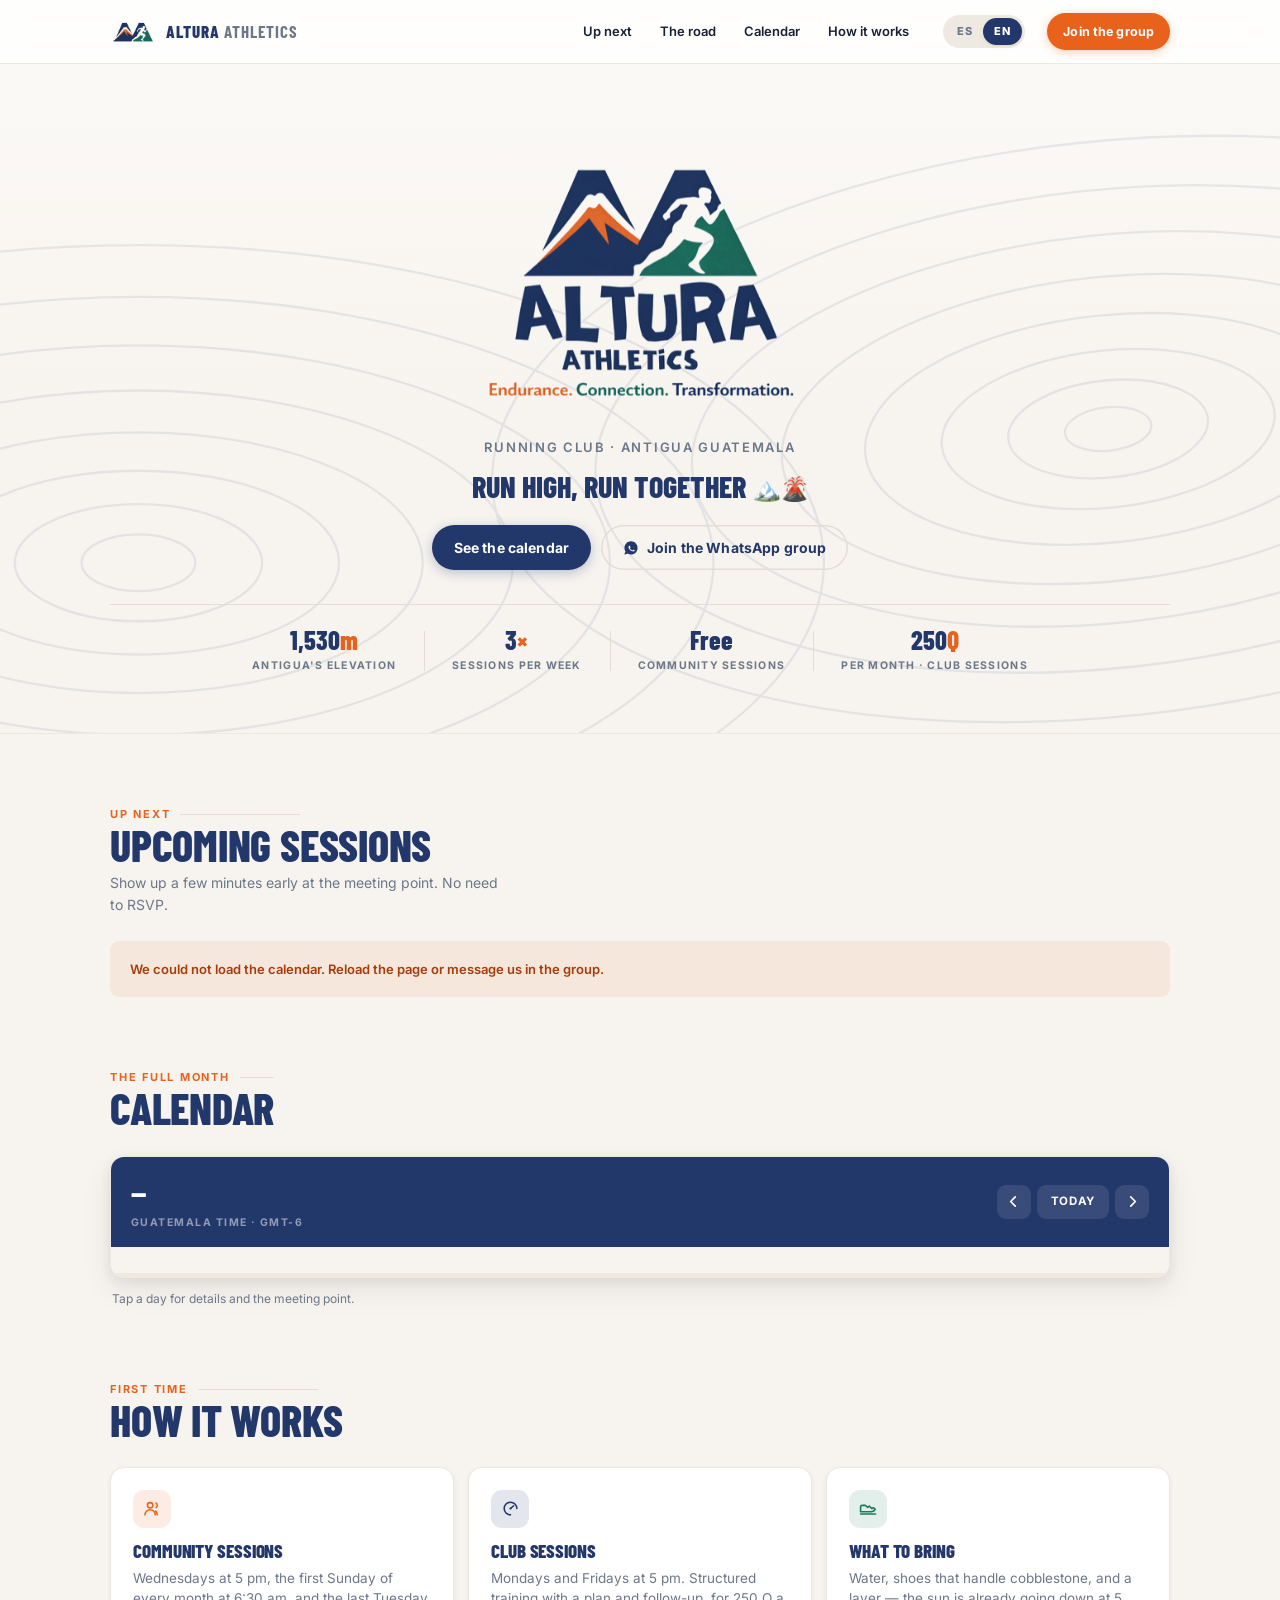
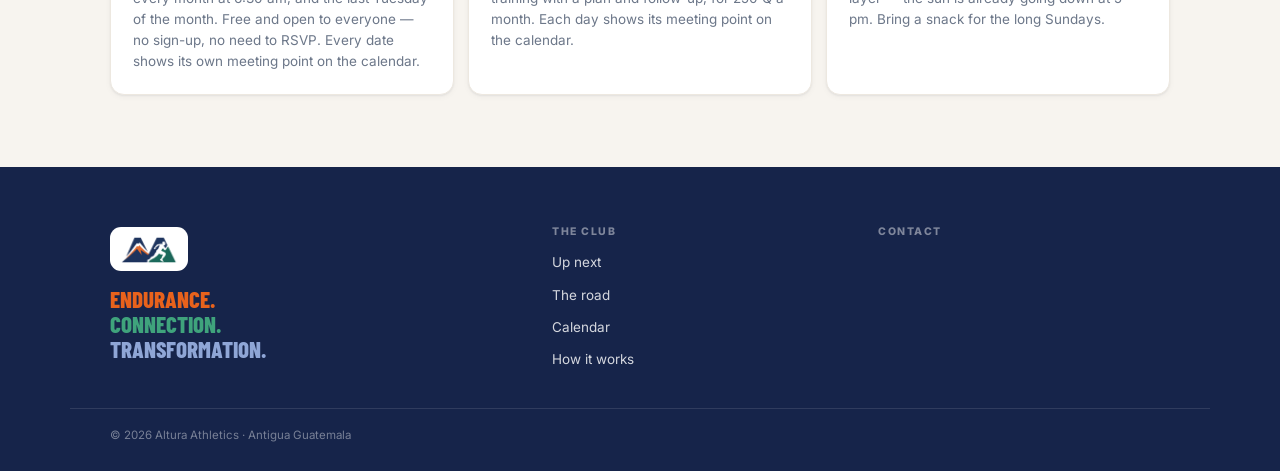
<file: index.html>
<!doctype html>
<!-- ALTURA ATHLETICS — Calendario de entrenamientos -->
<html lang="es">
<head>
<meta charset="utf-8">
<meta name="viewport" content="width=device-width,initial-scale=1">
<title>Altura Athletics · Calendario</title>
<meta name="description" content="Calendario de entrenamientos de Altura Athletics, running club en Antigua Guatemala. Endurance. Connection. Transformation.">
<link rel="preconnect" href="https://fonts.googleapis.com">
<link rel="preconnect" href="https://fonts.gstatic.com" crossorigin>
<link href="https://fonts.googleapis.com/css2?family=Barlow+Condensed:wght@600;700;800&family=Inter:wght@400;500;600;700;800&display=swap" rel="stylesheet">
<link rel="stylesheet" href="assets.css">
<link rel="stylesheet" href="styles.css">
</head>
<body>

<!-- Sprite de iconos -->
<svg width="0" height="0" style="position:absolute" aria-hidden="true"><defs>
  <symbol id="i-clock" viewBox="0 0 24 24" fill="none" stroke="currentColor" stroke-width="2" stroke-linecap="round"><circle cx="12" cy="12" r="9"/><path d="M12 7v5l3.5 2"/></symbol>
  <symbol id="i-pin" viewBox="0 0 24 24" fill="none" stroke="currentColor" stroke-width="2" stroke-linecap="round" stroke-linejoin="round"><path d="M20 10c0 6-8 12-8 12S4 16 4 10a8 8 0 0116 0z"/><circle cx="12" cy="10" r="2.6"/></symbol>
  <symbol id="i-dist" viewBox="0 0 24 24" fill="none" stroke="currentColor" stroke-width="2" stroke-linecap="round" stroke-linejoin="round"><path d="M3 17h4l3.5-9 3 12L17 7l1.6 5H21"/></symbol>
  <symbol id="i-pace" viewBox="0 0 24 24" fill="none" stroke="currentColor" stroke-width="2" stroke-linecap="round" stroke-linejoin="round"><path d="M12 20a8 8 0 118-8"/><path d="M12 12l4-3.5"/><circle cx="12" cy="12" r="1.4" fill="currentColor" stroke="none"/></symbol>
  <symbol id="i-users" viewBox="0 0 24 24" fill="none" stroke="currentColor" stroke-width="2" stroke-linecap="round" stroke-linejoin="round"><circle cx="9" cy="8" r="3.4"/><path d="M2.5 20a6.5 6.5 0 0113 0"/><path d="M16.5 5.2a3.4 3.4 0 010 5.6M18 20a6.6 6.6 0 00-2-4.7"/></symbol>
  <symbol id="i-shoe" viewBox="0 0 24 24" fill="none" stroke="currentColor" stroke-width="2" stroke-linecap="round" stroke-linejoin="round"><path d="M2 16h13.5a5.5 5.5 0 005-3.2L18 11l-2 1-3-3-2 1.5L8 8H4a2 2 0 00-2 2z"/><path d="M2 19h19"/></symbol>
  <symbol id="i-map" viewBox="0 0 24 24" fill="none" stroke="currentColor" stroke-width="2" stroke-linecap="round" stroke-linejoin="round"><path d="M9 4L3 6.5v13L9 17l6 3 6-2.5v-13L15 7z"/><path d="M9 4v13M15 7v13"/></symbol>
  <symbol id="i-cal" viewBox="0 0 24 24" fill="none" stroke="currentColor" stroke-width="2" stroke-linecap="round" stroke-linejoin="round"><rect x="3" y="5" width="18" height="16" rx="2"/><path d="M3 10h18M8 3v4M16 3v4"/></symbol>
  <symbol id="i-tag" viewBox="0 0 24 24" fill="none" stroke="currentColor" stroke-width="2" stroke-linecap="round" stroke-linejoin="round"><path d="M12.6 3H20a1 1 0 011 1v7.4a1 1 0 01-.3.7l-8.6 8.6a1 1 0 01-1.4 0L3.3 13a1 1 0 010-1.4l8.6-8.3a1 1 0 01.7-.3z"/><circle cx="16.6" cy="7.4" r="1.4" fill="currentColor" stroke="none"/></symbol>
  <symbol id="i-wa" viewBox="0 0 24 24" fill="currentColor"><path d="M12.03 2C6.6 2 2.2 6.4 2.2 11.83c0 1.9.55 3.68 1.5 5.19L2 22l5.13-1.65a9.8 9.8 0 004.9 1.3c5.43 0 9.83-4.4 9.83-9.82C21.86 6.4 17.46 2 12.03 2zm5.7 13.9c-.24.67-1.4 1.3-1.94 1.35-.54.05-1.02.16-2.9-.63-2.27-.96-3.7-3.3-3.82-3.45-.12-.16-.9-1.23-.9-2.35s.58-1.66.79-1.89c.2-.23.44-.28.6-.28l.42.01c.14 0 .32-.05.5.38l.72 1.73c.06.14.1.3.01.47l-.28.42-.4.44c-.13.13-.27.27-.12.52.14.25.65 1.08 1.4 1.75.96.86 1.76 1.13 2.01 1.25.25.13.4.11.55-.06l.78-.9c.2-.24.37-.18.6-.1l1.68.8c.24.11.4.17.46.27.06.1.06.6-.18 1.27z"/></symbol>
  <symbol id="i-left" viewBox="0 0 24 24" fill="none" stroke="currentColor" stroke-width="2.4" stroke-linecap="round" stroke-linejoin="round"><path d="M14.5 5.5L8 12l6.5 6.5"/></symbol>
  <symbol id="i-right" viewBox="0 0 24 24" fill="none" stroke="currentColor" stroke-width="2.4" stroke-linecap="round" stroke-linejoin="round"><path d="M9.5 5.5L16 12l-6.5 6.5"/></symbol>
  <symbol id="i-x" viewBox="0 0 24 24" fill="none" stroke="currentColor" stroke-width="2.2" stroke-linecap="round"><path d="M6 6l12 12M18 6L6 18"/></symbol>
</defs></svg>

<!-- ============ NAV ============ -->
<header class="nav">
  <div class="wrap nav-in">
    <a class="brand" href="#top">
      <span class="brand-mark" role="img" aria-label="Altura Athletics"></span>
      <span class="brand-name">Altura <span>Athletics</span></span>
    </a>
    <nav class="nav-links">
      <a href="#proximos" data-i18n="nav.next">Próximos</a>
      <a href="#camino" data-i18n="nav.road">El camino</a>
      <a href="#calendario" data-i18n="nav.cal">Calendario</a>
      <a href="#info" data-i18n="nav.info">Cómo funciona</a>
    </nav>
    <div class="lang" role="group" aria-label="Idioma / Language">
      <button type="button" data-lang="es" aria-pressed="true">ES</button>
      <button type="button" data-lang="en" aria-pressed="false">EN</button>
    </div>
    <a class="nav-cta" href="#" data-join data-i18n="cta.join">Únete al grupo</a>
  </div>
</header>

<!-- ============ HERO ============ -->
<section class="hero" id="top">
  <!-- Curvas de nivel: dos volcanes, guiño a la altura de Antigua -->
  <svg class="topo" viewBox="0 0 1200 600" preserveAspectRatio="xMidYMid slice" aria-hidden="true" fill="none" stroke="currentColor" stroke-width="1.4">
    <g transform="translate(300 330)">
      <ellipse rx="34"  ry="17"/><ellipse rx="74"  ry="35"/><ellipse rx="120" ry="55"/>
      <ellipse rx="170" ry="78"/><ellipse rx="224" ry="103"/><ellipse rx="282" ry="130"/>
      <ellipse rx="344" ry="159"/><ellipse rx="410" ry="190"/>
    </g>
    <g transform="translate(880 250) rotate(-6)">
      <ellipse rx="26"  ry="13"/><ellipse rx="60"  ry="29"/><ellipse rx="100" ry="47"/>
      <ellipse rx="146" ry="68"/><ellipse rx="196" ry="91"/><ellipse rx="250" ry="116"/>
      <ellipse rx="308" ry="143"/><ellipse rx="370" ry="172"/>
    </g>
  </svg>

  <div class="wrap hero-in">
    <div class="hero-logo" role="img" aria-label="Altura Athletics — Endurance. Connection. Transformation."></div>
    <p class="hero-sub" data-i18n="hero.sub">Running club · Antigua Guatemala</p>
    <p class="hero-slogan"><span data-i18n="hero.slogan">Corre alto, corre en comunidad</span> <span class="hero-emoji" aria-hidden="true">🏔️🌋</span></p>

    <div class="hero-actions">
      <a class="btn btn-primary" href="#calendario" data-i18n="hero.cta1">Ver el calendario</a>
      <a class="btn btn-ghost" href="#" data-join>
        <svg width="16" height="16" aria-hidden="true"><use href="#i-wa"/></svg>
        <span data-i18n="hero.cta2">Entrar al grupo de WhatsApp</span>
      </a>
    </div>

    <div class="facts">
      <div class="fact">
        <div class="fact-n">1,530<em>m</em></div>
        <div class="fact-l" data-i18n="fact.alt">Altura de Antigua</div>
      </div>
      <div class="fact">
        <div class="fact-n">3<em>×</em></div>
        <div class="fact-l" data-i18n="fact.week">Entrenos por semana</div>
      </div>
      <div class="fact">
        <div class="fact-n" data-i18n="fact.freeN">Gratis</div>
        <div class="fact-l" data-i18n="fact.free">Los de comunidad</div>
      </div>
      <div class="fact">
        <div class="fact-n">250<em>Q</em></div>
        <div class="fact-l" data-i18n="fact.clubL">Al mes · entrenos del club</div>
      </div>
    </div>
  </div>
</section>

<!-- ============ PRÓXIMOS ============ -->
<section class="section" id="proximos">
  <div class="wrap">
    <div class="section-head">
      <div>
        <div class="kicker" data-i18n="next.kicker">Lo que viene</div>
        <h2 data-i18n="next.title">Próximos entrenamientos</h2>
        <p data-i18n="next.sub">Llega 10 minutos antes al punto de encuentro. No hace falta avisar.</p>
      </div>
    </div>
    <div class="upnext" id="upnext">
      <div class="skel" style="grid-column:1/-1"><div class="spin"></div><span data-i18n="load">Cargando entrenamientos…</span></div>
    </div>
  </div>
</section>

<!-- ============ EL CAMINO ============ -->
<!-- Oculta si no hay carreras en la hoja Carreras: renderRoad() lo decide -->
<section class="section" id="camino" style="padding-top:0" hidden>
  <div class="wrap">
    <div class="section-head">
      <div>
        <div class="kicker" data-i18n="road.kicker">Rumbo a las carreras</div>
        <h2 data-i18n="road.title">El camino</h2>
        <p data-i18n="road.sub">Los próximos seis meses: las carreras objetivo y el bloque de entrenamiento que lleva a cada una.</p>
      </div>
    </div>
    <div class="road-note" id="roadNote" hidden></div>
    <div class="road" id="road"></div>
  </div>
</section>

<!-- ============ CALENDARIO ============ -->
<section class="section" id="calendario" style="padding-top:0">
  <div class="wrap">
    <div class="section-head">
      <div>
        <div class="kicker" data-i18n="cal.kicker">El mes completo</div>
        <h2 data-i18n="cal.title">Calendario</h2>
      </div>
    </div>

    <div class="cal-shell">
      <div class="cal-bar">
        <div class="cal-month">
          <span id="calMonth">—</span>
          <small data-i18n="cal.tz">Hora de Guatemala · GMT-6</small>
        </div>
        <div class="cal-nav">
          <button type="button" id="prevM" aria-label="Mes anterior"><svg width="17" height="17" aria-hidden="true"><use href="#i-left"/></svg></button>
          <button type="button" class="today-btn" id="todayM" data-i18n="cal.today">Hoy</button>
          <button type="button" id="nextM" aria-label="Mes siguiente"><svg width="17" height="17" aria-hidden="true"><use href="#i-right"/></svg></button>
        </div>
      </div>

      <div class="legend" id="legend"></div>
      <div class="dow" id="dow"></div>
      <div class="grid" id="grid"></div>
    </div>
    <div class="cal-foot">
      <p id="calNote" data-i18n="cal.note">Toca un día para ver los detalles y el punto de encuentro.</p>
      <!-- Aparece solo si hay un calendario en la hoja Config -->
      <div id="calSub" hidden></div>
    </div>
  </div>
</section>

<!-- ============ CÓMO FUNCIONA ============ -->
<section class="section" id="info" style="padding-top:0">
  <div class="wrap">
    <div class="section-head">
      <div>
        <div class="kicker" data-i18n="how.kicker">Primera vez</div>
        <h2 data-i18n="how.title">Cómo funciona</h2>
      </div>
    </div>
    <!-- El color de cada card corresponde al tipo de evento en la grilla -->
    <div class="howto">
      <div class="how" style="--tc:var(--orange)">
        <div class="how-ic"><svg aria-hidden="true"><use href="#i-users"/></svg></div>
        <h3 data-i18n="how.1t">Entrenos de comunidad</h3>
        <p data-i18n="how.1p">Miércoles a las 5 pm, el primer domingo de cada mes a las 6:30 am y el último martes del mes. Gratis y abierto a todos: no hay que inscribirse ni avisar. Cada fecha muestra su punto de encuentro en el calendario.</p>
      </div>
      <div class="how" style="--tc:var(--navy)">
        <div class="how-ic"><svg aria-hidden="true"><use href="#i-pace"/></svg></div>
        <h3 data-i18n="how.2t">Entrenos del club</h3>
        <p data-i18n="how.2p">Lunes y viernes a las 5 pm. Entreno estructurado con plan y seguimiento, por 250 Q al mes. El punto de encuentro de cada día está en el calendario.</p>
      </div>
      <div class="how" style="--tc:var(--green)">
        <div class="how-ic"><svg aria-hidden="true"><use href="#i-shoe"/></svg></div>
        <h3 data-i18n="how.3t">Qué llevar</h3>
        <p data-i18n="how.3p">Agua, tenis que aguanten adoquín y algo de abrigo: a las 5 pm ya baja el sol. Para los domingos largos, algo de comer.</p>
      </div>
    </div>
  </div>
</section>

<!-- ============ FOOTER ============ -->
<footer class="foot">
  <div class="wrap foot-in">
    <div class="foot-brand">
      <div class="foot-badge" role="img" aria-label="Altura Athletics"></div>
      <div class="foot-tag"><i>Endurance.</i> <i>Connection.</i> <i>Transformation.</i></div>
    </div>
    <div>
      <h4 data-i18n="foot.club">El club</h4>
      <ul>
        <li><a href="#proximos" data-i18n="nav.next">Próximos</a></li>
        <li><a href="#camino" data-i18n="nav.road">El camino</a></li>
        <li><a href="#calendario" data-i18n="nav.cal">Calendario</a></li>
        <li><a href="#info" data-i18n="nav.info">Cómo funciona</a></li>
      </ul>
    </div>
    <div>
      <h4 data-i18n="foot.contact">Contacto</h4>
      <ul id="footLinks"></ul>
    </div>
  </div>
  <div class="wrap foot-bottom">
    <span>© <span id="yr"></span> Altura Athletics · Antigua Guatemala</span>
    <span id="stamp"></span>
  </div>
</footer>

<!-- ============ PANEL DE DÍA ============ -->
<div class="scrim" id="scrim" role="dialog" aria-modal="true" aria-labelledby="sheetTitle" hidden>
  <div class="sheet" id="sheet">
    <div class="sheet-head">
      <div class="w" id="sheetDow">—</div>
      <div class="d" id="sheetTitle">—</div>
      <button type="button" class="sheet-close" id="sheetClose" aria-label="Cerrar"><svg width="16" height="16" aria-hidden="true"><use href="#i-x"/></svg></button>
    </div>
    <div class="sheet-body" id="sheetBody"></div>
  </div>
</div>

<script src="app.js"></script>
</body>
</html>
</file>
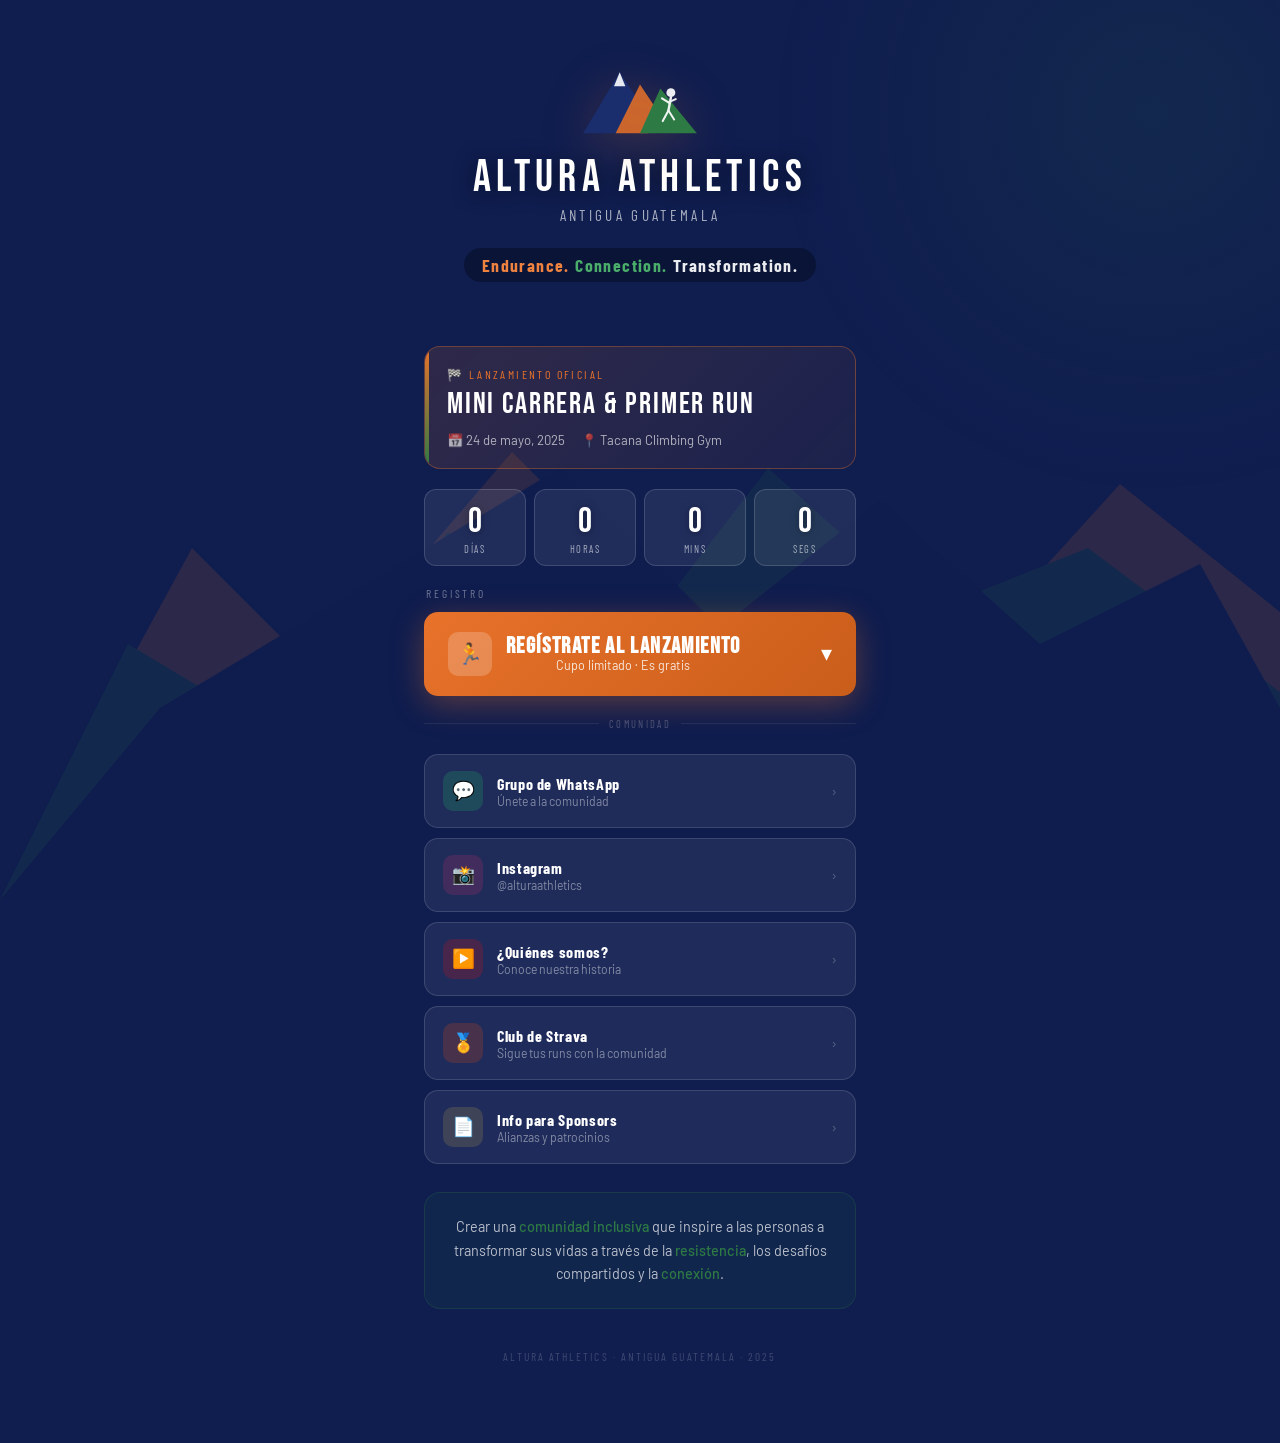
<file: biolink.html>
<!DOCTYPE html>
<html lang="es">
<head>
<meta charset="UTF-8">
<meta name="viewport" content="width=device-width, initial-scale=1.0">
<title>Altura Athletics — Endurance. Connection. Transformation.</title>
<link rel="preconnect" href="https://fonts.googleapis.com">
<link href="https://fonts.googleapis.com/css2?family=Bebas+Neue&family=Barlow+Condensed:wght@400;600;700&family=Barlow:wght@300;400;500&display=swap" rel="stylesheet">
<style>
  :root {
    --navy: #0f1d4f;
    --navy-light: #1a2e6e;
    --orange: #e8722a;
    --green: #2d7a45;
    --cream: #f5f0e8;
    --white: #ffffff;
    --gold: #c9a84c;
  }

  * { margin: 0; padding: 0; box-sizing: border-box; }

  html {
    background: #0f1d4f !important;
  }

  body {
    background: #0f1d4f !important;
    background-color: #0f1d4f !important;
    color: #ffffff;
    font-family: 'Barlow', sans-serif;
    min-height: 100vh;
    overflow-x: hidden;
  }

  /* ─── MOUNTAIN BACKGROUND ─── */
  .mountain-bg {
    position: fixed;
    bottom: 0;
    left: 0;
    width: 100%;
    height: 55vh;
    z-index: 0;
    opacity: 0.13;
    pointer-events: none;
  }

  /* ─── NOISE TEXTURE ─── */
  body::before {
    content: '';
    position: fixed;
    inset: 0;
    background: #0f1d4f;
    z-index: -1;
    pointer-events: none;
  }

  /* ─── GRADIENT MESH ─── */
  body::after {
    content: '';
    position: fixed;
    top: -30%;
    right: -20%;
    width: 60vw;
    height: 60vw;
    border-radius: 50%;
    background: radial-gradient(circle, rgba(46, 122, 69, 0.12) 0%, transparent 70%);
    z-index: 0;
    pointer-events: none;
  }

  /* ─── LAYOUT ─── */
  .container {
    position: relative;
    z-index: 1;
    max-width: 480px;
    margin: 0 auto;
    padding: 0 24px 60px;
  }

  /* ─── HERO ─── */
  .hero {
    text-align: center;
    padding: 52px 0 36px;
    animation: fadeDown 0.8s ease both;
  }

  .logo-wrap {
    display: inline-flex;
    flex-direction: column;
    align-items: center;
    gap: 6px;
  }

  /* SVG logo built from brand colors */
  .logo-svg {
    width: 130px;
    filter: drop-shadow(0 8px 24px rgba(232, 114, 42, 0.25));
  }

  .brand-name {
    font-family: 'Bebas Neue', sans-serif;
    font-size: 2.8rem;
    letter-spacing: 0.12em;
    color: #ffffff;
    line-height: 1;
    text-shadow: 0 2px 20px rgba(0,0,0,0.5);
  }

  .brand-sub {
    font-family: 'Barlow Condensed', sans-serif;
    font-size: 0.95rem;
    letter-spacing: 0.22em;
    color: rgba(255,255,255,0.65);
    text-transform: uppercase;
  }

  .tagline {
    margin-top: 18px;
    font-family: 'Barlow Condensed', sans-serif;
    font-size: 1.1rem;
    font-weight: 700;
    letter-spacing: 0.08em;
    background: rgba(0,0,0,0.3);
    padding: 6px 18px;
    border-radius: 20px;
    display: inline-block;
  }
  .tagline .t1 { color: #f08240; }
  .tagline .t2 { color: #4aad6a; }
  .tagline .t3 { color: rgba(255,255,255,0.92); }

  /* ─── EVENT BADGE ─── */
  .event-card {
    background: linear-gradient(135deg, rgba(232,114,42,0.15), rgba(232,114,42,0.06));
    border: 1px solid rgba(232,114,42,0.35);
    border-radius: 16px;
    padding: 20px 22px;
    margin: 28px 0 10px;
    animation: fadeUp 0.8s 0.15s ease both;
    position: relative;
    overflow: hidden;
  }

  .event-card::before {
    content: '';
    position: absolute;
    top: 0; left: 0;
    width: 4px; height: 100%;
    background: linear-gradient(to bottom, var(--orange), var(--green));
  }

  .event-label {
    font-family: 'Barlow Condensed', sans-serif;
    font-size: 0.75rem;
    letter-spacing: 0.2em;
    color: var(--orange);
    text-transform: uppercase;
    margin-bottom: 6px;
  }

  .event-title {
    font-family: 'Bebas Neue', sans-serif;
    font-size: 1.9rem;
    letter-spacing: 0.06em;
    line-height: 1.1;
    color: var(--white);
  }

  .event-meta {
    display: flex;
    gap: 16px;
    margin-top: 10px;
    flex-wrap: wrap;
  }

  .event-meta span {
    font-family: 'Barlow', sans-serif;
    font-size: 0.82rem;
    color: rgba(255,255,255,0.65);
    display: flex;
    align-items: center;
    gap: 5px;
  }

  /* ─── COUNTDOWN ─── */
  .countdown {
    display: grid;
    grid-template-columns: repeat(4, 1fr);
    gap: 8px;
    margin: 20px 0;
    animation: fadeUp 0.8s 0.25s ease both;
  }

  .cd-item {
    background: rgba(255,255,255,0.08);
    border: 1px solid rgba(255,255,255,0.15);
    border-radius: 12px;
    padding: 14px 6px 10px;
    text-align: center;
  }

  .cd-num {
    font-family: 'Bebas Neue', sans-serif;
    font-size: 2.2rem;
    color: #ffffff;
    line-height: 1;
    display: block;
    text-shadow: 0 1px 8px rgba(0,0,0,0.4);
  }

  .cd-label {
    font-family: 'Barlow Condensed', sans-serif;
    font-size: 0.65rem;
    letter-spacing: 0.15em;
    color: rgba(255,255,255,0.6);
    text-transform: uppercase;
    display: block;
    margin-top: 4px;
  }

  /* ─── REGISTER CTA ─── */
  .register-section {
    animation: fadeUp 0.8s 0.35s ease both;
  }

  .section-header {
    font-family: 'Barlow Condensed', sans-serif;
    font-size: 0.72rem;
    letter-spacing: 0.25em;
    color: rgba(255,255,255,0.4);
    text-transform: uppercase;
    margin-bottom: 12px;
    padding-left: 2px;
  }

  /* Toggle button */
  .cta-toggle {
    width: 100%;
    background: linear-gradient(135deg, var(--orange), #c95d1a);
    border: none;
    border-radius: 14px;
    padding: 20px 24px;
    cursor: pointer;
    display: flex;
    align-items: center;
    justify-content: space-between;
    color: white;
    transition: transform 0.15s, box-shadow 0.15s;
    box-shadow: 0 8px 32px rgba(232,114,42,0.35);
  }

  .cta-toggle:hover { transform: translateY(-2px); box-shadow: 0 12px 40px rgba(232,114,42,0.45); }
  .cta-toggle:active { transform: translateY(0); }

  .cta-toggle-left {
    display: flex;
    align-items: center;
    gap: 14px;
  }

  .cta-icon {
    width: 44px; height: 44px;
    background: rgba(255,255,255,0.2);
    border-radius: 10px;
    display: flex;
    align-items: center;
    justify-content: center;
    font-size: 1.3rem;
  }

  .cta-text strong {
    display: block;
    font-family: 'Bebas Neue', sans-serif;
    font-size: 1.45rem;
    letter-spacing: 0.06em;
    line-height: 1;
  }

  .cta-text small {
    font-family: 'Barlow', sans-serif;
    font-size: 0.78rem;
    opacity: 0.85;
  }

  .cta-arrow {
    font-size: 1.4rem;
    transition: transform 0.3s;
  }

  .cta-arrow.open { transform: rotate(180deg); }

  /* ─── FORM ─── */
  .form-wrap {
    overflow: hidden;
    max-height: 0;
    transition: max-height 0.5s cubic-bezier(0.4,0,0.2,1), opacity 0.3s;
    opacity: 0;
  }

  .form-wrap.open {
    max-height: 900px;
    opacity: 1;
  }

  .register-form {
    background: rgba(255,255,255,0.04);
    border: 1px solid rgba(255,255,255,0.09);
    border-top: none;
    border-radius: 0 0 16px 16px;
    padding: 24px 20px;
    display: flex;
    flex-direction: column;
    gap: 14px;
  }

  .form-row {
    display: flex;
    flex-direction: column;
    gap: 6px;
  }

  .form-row label {
    font-family: 'Barlow Condensed', sans-serif;
    font-size: 0.78rem;
    letter-spacing: 0.12em;
    text-transform: uppercase;
    color: rgba(255,255,255,0.5);
  }

  .form-row input,
  .form-row select {
    background: rgba(255,255,255,0.06);
    border: 1px solid rgba(255,255,255,0.12);
    border-radius: 10px;
    padding: 13px 16px;
    color: var(--white);
    font-family: 'Barlow', sans-serif;
    font-size: 0.95rem;
    outline: none;
    transition: border-color 0.2s, background 0.2s;
    -webkit-appearance: none;
  }

  .form-row input::placeholder { color: rgba(255,255,255,0.25); }
  .form-row select option { background: #1a2e6e; color: white; }

  .form-row input:focus,
  .form-row select:focus {
    border-color: rgba(232,114,42,0.6);
    background: rgba(255,255,255,0.09);
  }

  .form-grid {
    display: grid;
    grid-template-columns: 1fr 1fr;
    gap: 12px;
  }

  .submit-btn {
    width: 100%;
    background: linear-gradient(135deg, var(--green), #1f5a31);
    border: none;
    border-radius: 12px;
    padding: 16px;
    font-family: 'Bebas Neue', sans-serif;
    font-size: 1.3rem;
    letter-spacing: 0.1em;
    color: white;
    cursor: pointer;
    transition: transform 0.15s, box-shadow 0.15s;
    box-shadow: 0 6px 24px rgba(45,122,69,0.4);
    margin-top: 4px;
  }

  .submit-btn:hover { transform: translateY(-2px); box-shadow: 0 10px 30px rgba(45,122,69,0.5); }

  .success-msg {
    display: none;
    text-align: center;
    padding: 28px 20px;
    animation: fadeUp 0.4s ease both;
  }

  .success-msg .check { font-size: 2.5rem; margin-bottom: 12px; }

  .success-msg h3 {
    font-family: 'Bebas Neue', sans-serif;
    font-size: 1.8rem;
    color: var(--green);
    letter-spacing: 0.06em;
  }

  .success-msg p {
    font-size: 0.88rem;
    color: rgba(255,255,255,0.6);
    margin-top: 6px;
  }

  /* ─── LINK BUTTONS ─── */
  .links-section {
    margin-top: 24px;
    display: flex;
    flex-direction: column;
    gap: 10px;
    animation: fadeUp 0.8s 0.45s ease both;
  }

  .link-btn {
    display: flex;
    align-items: center;
    gap: 14px;
    background: rgba(255,255,255,0.07);
    border: 1px solid rgba(255,255,255,0.13);
    border-radius: 14px;
    padding: 16px 18px;
    color: #ffffff;
    text-decoration: none;
    transition: background 0.2s, border-color 0.2s, transform 0.15s;
    cursor: pointer;
  }

  .link-btn:hover {
    background: rgba(255,255,255,0.13);
    border-color: rgba(255,255,255,0.25);
    transform: translateX(4px);
  }

  .link-icon {
    width: 40px; height: 40px;
    border-radius: 10px;
    display: flex;
    align-items: center;
    justify-content: center;
    font-size: 1.15rem;
    flex-shrink: 0;
  }

  .link-icon.wa { background: rgba(37,211,102,0.18); }
  .link-icon.ig { background: rgba(225,48,108,0.18); }
  .link-icon.yt { background: rgba(255,0,0,0.18); }
  .link-icon.st { background: rgba(252,76,2,0.18); }
  .link-icon.sp { background: rgba(201,168,76,0.18); }

  .link-info {
    flex: 1;
  }

  .link-title {
    font-family: 'Barlow Condensed', sans-serif;
    font-weight: 700;
    font-size: 1rem;
    letter-spacing: 0.04em;
  }

  .link-sub {
    font-size: 0.76rem;
    color: rgba(255,255,255,0.45);
    margin-top: 1px;
  }

  .link-arrow {
    color: rgba(255,255,255,0.25);
    font-size: 1rem;
  }

  /* ─── PURPOSE STRIP ─── */
  .purpose-strip {
    margin: 28px 0 0;
    background: rgba(45,122,69,0.1);
    border: 1px solid rgba(45,122,69,0.25);
    border-radius: 16px;
    padding: 22px 20px;
    animation: fadeUp 0.8s 0.55s ease both;
  }

  .purpose-strip p {
    font-family: 'Barlow', sans-serif;
    font-size: 0.9rem;
    line-height: 1.65;
    color: rgba(255,255,255,0.7);
    text-align: center;
  }

  .purpose-strip p strong {
    color: var(--green);
    font-weight: 500;
  }

  /* ─── FOOTER ─── */
  .footer {
    text-align: center;
    margin-top: 40px;
    padding-bottom: 20px;
    animation: fadeUp 0.8s 0.6s ease both;
  }

  .footer p {
    font-family: 'Barlow Condensed', sans-serif;
    font-size: 0.72rem;
    letter-spacing: 0.18em;
    color: rgba(255,255,255,0.2);
    text-transform: uppercase;
  }

  /* ─── ANIMATIONS ─── */
  @keyframes fadeDown {
    from { opacity: 0; transform: translateY(-20px); }
    to   { opacity: 1; transform: translateY(0); }
  }

  @keyframes fadeUp {
    from { opacity: 0; transform: translateY(18px); }
    to   { opacity: 1; transform: translateY(0); }
  }

  /* ─── DIVIDER ─── */
  .divider {
    display: flex;
    align-items: center;
    gap: 10px;
    margin: 22px 0 0;
  }

  .divider::before, .divider::after {
    content: '';
    flex: 1;
    height: 1px;
    background: rgba(255,255,255,0.08);
  }

  .divider span {
    font-family: 'Barlow Condensed', sans-serif;
    font-size: 0.65rem;
    letter-spacing: 0.22em;
    color: rgba(255,255,255,0.25);
    text-transform: uppercase;
  }
</style>
</head>
<body>

<!-- Mountain SVG background -->
<svg class="mountain-bg" viewBox="0 0 800 300" preserveAspectRatio="xMidYMax meet" fill="none" xmlns="http://www.w3.org/2000/svg">
  <path d="M0 300 L120 80 L200 160 L320 20 L420 120 L500 60 L600 150 L700 40 L800 120 L800 300 Z" fill="#e8722a"/>
  <path d="M0 300 L80 140 L180 200 L280 70 L380 160 L480 30 L580 120 L680 80 L800 170 L800 300 Z" fill="#2d7a45"/>
  <path d="M0 300 L100 180 L200 120 L350 30 L450 130 L550 50 L650 140 L750 90 L800 180 L800 300 Z" fill="#0f1d4f"/>
</svg>

<div class="container">

  <!-- HERO -->
  <div class="hero">
    <div class="logo-wrap">
      <!-- Logo SVG recreated from brand -->
      <svg class="logo-svg" viewBox="0 0 160 120" xmlns="http://www.w3.org/2000/svg">
        <!-- Mountain left (navy) -->
        <polygon points="10,100 55,25 75,55 50,100" fill="#1a2e6e"/>
        <!-- Mountain left peak snow -->
        <polygon points="55,25 48,42 62,42" fill="white" opacity="0.9"/>
        <!-- Mountain right (orange) -->
        <polygon points="50,100 80,40 100,70 90,100" fill="#e8722a" opacity="0.85"/>
        <!-- Mountain right (green) -->
        <polygon points="80,100 105,45 150,100" fill="#2d7a45"/>
        <!-- Runner silhouette -->
        <g fill="white" opacity="0.92">
          <!-- Head -->
          <circle cx="118" cy="50" r="5.5"/>
          <!-- Body -->
          <line x1="118" y1="56" x2="115" y2="72" stroke="white" stroke-width="3" stroke-linecap="round"/>
          <!-- Arms -->
          <line x1="115" y1="62" x2="107" y2="57" stroke="white" stroke-width="2.5" stroke-linecap="round"/>
          <line x1="115" y1="62" x2="124" y2="58" stroke="white" stroke-width="2.5" stroke-linecap="round"/>
          <!-- Legs -->
          <line x1="115" y1="72" x2="108" y2="85" stroke="white" stroke-width="2.5" stroke-linecap="round"/>
          <line x1="115" y1="72" x2="122" y2="83" stroke="white" stroke-width="2.5" stroke-linecap="round"/>
        </g>
      </svg>

      <div class="brand-name">ALTURA ATHLETICS</div>
      <div class="brand-sub">Antigua Guatemala</div>

      <div class="tagline">
        <span class="t1">Endurance.</span>
        <span class="t2"> Connection.</span>
        <span class="t3"> Transformation.</span>
      </div>
    </div>
  </div>

  <!-- EVENT CARD -->
  <div class="event-card">
    <div class="event-label">🏁 Lanzamiento oficial</div>
    <div class="event-title">Mini Carrera &amp; Primer Run</div>
    <div class="event-meta">
      <span>📅 24 de mayo, 2025</span>
      <span>📍 Tacana Climbing Gym</span>
    </div>
  </div>

  <!-- COUNTDOWN -->
  <div class="countdown" id="countdown">
    <div class="cd-item"><span class="cd-num" id="cd-days">—</span><span class="cd-label">Días</span></div>
    <div class="cd-item"><span class="cd-num" id="cd-hours">—</span><span class="cd-label">Horas</span></div>
    <div class="cd-item"><span class="cd-num" id="cd-mins">—</span><span class="cd-label">Mins</span></div>
    <div class="cd-item"><span class="cd-num" id="cd-secs">—</span><span class="cd-label">Segs</span></div>
  </div>

  <!-- REGISTER SECTION -->
  <div class="register-section">
    <div class="section-header">Registro</div>

    <button class="cta-toggle" id="toggleBtn" onclick="toggleForm()">
      <div class="cta-toggle-left">
        <div class="cta-icon">🏃</div>
        <div class="cta-text">
          <strong>Regístrate al Lanzamiento</strong>
          <small>Cupo limitado · Es gratis</small>
        </div>
      </div>
      <div class="cta-arrow" id="cta-arrow">▾</div>
    </button>

    <div class="form-wrap" id="formWrap">
      <div class="register-form" id="formContent">

        <div class="form-row">
          <label>Nombre completo</label>
          <input type="text" id="f-name" placeholder="Tu nombre">
        </div>

        <div class="form-grid">
          <div class="form-row">
            <label>Email</label>
            <input type="email" id="f-email" placeholder="tu@email.com">
          </div>
          <div class="form-row">
            <label>Teléfono / WhatsApp</label>
            <input type="tel" id="f-phone" placeholder="+502...">
          </div>
        </div>

        <div class="form-row">
          <label>¿Corres actualmente?</label>
          <select id="f-runs">
            <option value="">Selecciona...</option>
            <option>Sí, regularmente</option>
            <option>Ocasionalmente</option>
            <option>Estoy empezando</option>
            <option>No, pero quiero empezar</option>
          </select>
        </div>

        <div class="form-row">
          <label>¿Cómo te enteraste de Altura?</label>
          <select id="f-source">
            <option value="">Selecciona...</option>
            <option>Instagram</option>
            <option>Un amigo / conocido</option>
            <option>WhatsApp</option>
            <option>Banner / flyer</option>
            <option>Otro</option>
          </select>
        </div>

        <button class="submit-btn" onclick="submitForm()">CONFIRMAR MI LUGAR 🏔</button>

      </div>

      <div class="success-msg" id="successMsg">
        <div class="check">✅</div>
        <h3>¡Estás dentro!</h3>
        <p>Nos vemos el 24 de mayo en<br>Tacana Climbing Gym, Antigua.</p>
        <p style="margin-top:10px; color: rgba(255,255,255,0.4);">Comparte con quien quieras unirse 👇</p>
      </div>
    </div>
  </div>

  <!-- LINKS -->
  <div class="divider"><span>Comunidad</span></div>

  <div class="links-section">

    <a class="link-btn" href="#" onclick="return false;">
      <div class="link-icon wa">💬</div>
      <div class="link-info">
        <div class="link-title">Grupo de WhatsApp</div>
        <div class="link-sub">Únete a la comunidad</div>
      </div>
      <div class="link-arrow">›</div>
    </a>

    <a class="link-btn" href="#" onclick="return false;">
      <div class="link-icon ig">📸</div>
      <div class="link-info">
        <div class="link-title">Instagram</div>
        <div class="link-sub">@alturaathletics</div>
      </div>
      <div class="link-arrow">›</div>
    </a>

    <a class="link-btn" href="#" onclick="return false;">
      <div class="link-icon yt">▶️</div>
      <div class="link-info">
        <div class="link-title">¿Quiénes somos?</div>
        <div class="link-sub">Conoce nuestra historia</div>
      </div>
      <div class="link-arrow">›</div>
    </a>

    <a class="link-btn" href="#" onclick="return false;">
      <div class="link-icon st">🏅</div>
      <div class="link-info">
        <div class="link-title">Club de Strava</div>
        <div class="link-sub">Sigue tus runs con la comunidad</div>
      </div>
      <div class="link-arrow">›</div>
    </a>

    <a class="link-btn" href="#" onclick="return false;">
      <div class="link-icon sp">📄</div>
      <div class="link-info">
        <div class="link-title">Info para Sponsors</div>
        <div class="link-sub">Alianzas y patrocinios</div>
      </div>
      <div class="link-arrow">›</div>
    </a>

  </div>

  <!-- PURPOSE STRIP -->
  <div class="purpose-strip">
    <p>
      Crear una <strong>comunidad inclusiva</strong> que inspire a las personas a transformar sus vidas a través de la <strong>resistencia</strong>, los desafíos compartidos y la <strong>conexión</strong>.
    </p>
  </div>

  <!-- FOOTER -->
  <div class="footer">
    <p>Altura Athletics · Antigua Guatemala · 2025</p>
  </div>

</div>

<script>
  // ─── COUNTDOWN ───
  function updateCountdown() {
    const target = new Date('2025-05-24T08:00:00-06:00');
    const now = new Date();
    const diff = target - now;

    if (diff <= 0) {
      document.getElementById('cd-days').textContent = '0';
      document.getElementById('cd-hours').textContent = '0';
      document.getElementById('cd-mins').textContent = '0';
      document.getElementById('cd-secs').textContent = '0';
      return;
    }

    const days  = Math.floor(diff / 86400000);
    const hours = Math.floor((diff % 86400000) / 3600000);
    const mins  = Math.floor((diff % 3600000) / 60000);
    const secs  = Math.floor((diff % 60000) / 1000);

    document.getElementById('cd-days').textContent  = String(days).padStart(2,'0');
    document.getElementById('cd-hours').textContent = String(hours).padStart(2,'0');
    document.getElementById('cd-mins').textContent  = String(mins).padStart(2,'0');
    document.getElementById('cd-secs').textContent  = String(secs).padStart(2,'0');
  }

  updateCountdown();
  setInterval(updateCountdown, 1000);

  // ─── FORM TOGGLE ───
  function toggleForm() {
    const wrap  = document.getElementById('formWrap');
    const arrow = document.getElementById('cta-arrow');
    const btn   = document.getElementById('toggleBtn');
    const open  = wrap.classList.toggle('open');
    arrow.classList.toggle('open', open);
    btn.style.borderRadius = open ? '14px 14px 0 0' : '14px';
  }

  // ─── SUBMIT ───
  function submitForm() {
    const name   = document.getElementById('f-name').value.trim();
    const email  = document.getElementById('f-email').value.trim();
    const phone  = document.getElementById('f-phone').value.trim();
    const runs   = document.getElementById('f-runs').value;
    const source = document.getElementById('f-source').value;

    if (!name || !email) {
      alert('Por favor ingresa tu nombre y correo para continuar.');
      return;
    }

    // Log to console (replace with your backend/Sheets/Mailchimp endpoint)
    console.log({ name, email, phone, runs, source });

    document.getElementById('formContent').style.display = 'none';
    document.getElementById('successMsg').style.display = 'block';
  }
</script>

</body>
</html>
</file>
<file: assets.css>
/* Logos de Altura Athletics (de Assets.html) */
:root{
  --logo-lockup:url("[data-uri]");
  --logo-mark:url("[data-uri]");
}
</file>
<file: styles.css>
/* ============================================================
   ALTURA ATHLETICS — Calendario
   Sistema de diseño
   ============================================================ */

:root{
  /* Marca (extraídos del logo) */
  --navy:#22376A;
  --navy-900:#16244A;
  --navy-700:#2C4581;
  --orange:#E8621C;
  --green:#1B7B5C;

  /* Tipos de entrenamiento adicionales */
  --amber:#C0871C;
  --slate:#5D6E8C;

  /* Fases de bloque: rampa de intensidad, NO colores de tipo.
     Base claro -> afinamiento oscuro; recuperación se sale de la rampa. */
  --fase-base:#9FB0D0;
  --fase-build:#5A73A8;
  --fase-peak:#22376A;
  --fase-rec:#AFB5C2;

  /* Neutros */
  --bone:#F7F4EF;
  --bone-2:#EFEAE1;
  --paper:#FFFFFF;
  --ink:#182036;
  --muted:#6C7789;
  --line:#E3DDD3;
  --line-soft:#EDE8E0;

  /* Tipografía */
  --display:'Barlow Condensed',"Helvetica Neue",Impact,sans-serif;
  --body:'Inter',-apple-system,BlinkMacSystemFont,"Segoe UI",Roboto,sans-serif;

  /* Métrica */
  --pad:clamp(20px,5vw,40px);
  --radius:14px;
  --radius-sm:9px;
  --shadow-sm:0 1px 2px rgba(24,32,54,.06),0 2px 6px rgba(24,32,54,.04);
  --shadow-md:0 4px 12px rgba(24,32,54,.08),0 12px 32px rgba(24,32,54,.07);
  --shadow-lg:0 18px 60px rgba(22,36,74,.22);
  --nav-h:64px;
}

*,*::before,*::after{box-sizing:border-box}
html{-webkit-text-size-adjust:100%;scroll-behavior:smooth}
body{
  margin:0;
  background:var(--bone);
  color:var(--ink);
  font-family:var(--body);
  font-size:15px;
  line-height:1.55;
  -webkit-font-smoothing:antialiased;
  overflow-x:hidden;
}
img{max-width:100%;display:block}
a{color:inherit;text-decoration:none}
button{font:inherit;color:inherit;background:none;border:0;cursor:pointer}
h1,h2,h3,h4{
  margin:0;font-family:var(--display);font-weight:800;
  line-height:.98;letter-spacing:-.005em;
  text-wrap:balance;
}

.wrap{width:100%;max-width:1140px;margin:0 auto;padding:0 var(--pad)}
.sr{position:absolute;width:1px;height:1px;overflow:hidden;clip:rect(0 0 0 0);white-space:nowrap}

/* Etiqueta de sección: kicker */
.kicker{
  font-family:var(--body);
  font-size:11px;font-weight:700;
  letter-spacing:.16em;text-transform:uppercase;
  color:var(--orange);
  display:flex;align-items:center;gap:10px;
}
.kicker::after{content:"";height:1px;flex:1;background:var(--line);max-width:120px}

/* ============================================================
   NAV
   ============================================================ */
.nav{
  position:sticky;top:0;z-index:60;
  height:var(--nav-h);
  background:rgba(255,255,255,.86);
  backdrop-filter:saturate(180%) blur(14px);
  -webkit-backdrop-filter:saturate(180%) blur(14px);
  border-bottom:1px solid var(--line-soft);
}
.nav-in{
  height:100%;display:flex;align-items:center;gap:22px;
}
.brand{display:flex;align-items:center;gap:10px;margin-right:auto;min-width:0}
.brand-mark{
  width:46px;height:22px;flex:none;
  background:var(--logo-mark) center/contain no-repeat;
}
.brand-name{
  font-family:var(--display);font-weight:800;font-size:17px;
  letter-spacing:.06em;text-transform:uppercase;color:var(--navy);
  white-space:nowrap;
}
.brand-name span{color:var(--muted);font-weight:700}

.nav-links{display:flex;align-items:center;gap:4px}
.nav-links a{
  padding:7px 12px;border-radius:8px;
  font-size:13px;font-weight:600;color:var(--ink);
  transition:background .15s,color .15s;
}
.nav-links a:hover{background:var(--bone-2);color:var(--navy)}

/* Toggle de idioma */
.lang{
  display:flex;align-items:center;
  background:var(--bone-2);border-radius:999px;padding:3px;flex:none;
}
.lang button{
  padding:5px 11px;border-radius:999px;
  font-size:11px;font-weight:800;letter-spacing:.08em;
  color:var(--muted);transition:all .18s;
}
.lang button[aria-pressed="true"]{background:var(--navy);color:#fff;box-shadow:var(--shadow-sm)}

.nav-cta{
  padding:9px 16px;border-radius:999px;
  background:var(--orange);color:#fff!important;
  font-size:12.5px;font-weight:700;letter-spacing:.01em;
  box-shadow:0 2px 8px rgba(232,98,28,.32);
  transition:transform .16s,box-shadow .16s;
  white-space:nowrap;
}
.nav-cta:hover{transform:translateY(-1px);box-shadow:0 5px 16px rgba(232,98,28,.4)}

/* ============================================================
   HERO
   ============================================================ */
.hero{
  position:relative;overflow:hidden;
  padding:clamp(44px,7vw,80px) 0 clamp(36px,5vw,56px);
  background:linear-gradient(180deg,#FBF9F6 0%,var(--bone) 55%,var(--bone) 100%);
  border-bottom:1px solid var(--line-soft);
  text-align:center;
}
.topo{
  position:absolute;inset:-8% -5% auto -5%;
  height:150%;width:110%;
  color:var(--navy);opacity:.085;
  pointer-events:none;
}
/* Sin z-index a propósito: crear un contexto de apilamiento aquí aislaría
   el mix-blend-mode del logo y volvería a aparecer su fondo blanco.
   El orden del DOM ya deja .topo detrás. */
.hero-in{position:relative}
/* El PNG lleva alfa real (ver make_transparent.py), así que no hace falta
   mix-blend-mode y el logo se comporta como cualquier imagen. */
.hero-logo{
  width:min(430px,80vw);aspect-ratio:1536/1024;
  margin:0 auto;
  background:var(--logo-lockup) center/contain no-repeat;
}
.hero-sub{
  margin:6px auto 0;max-width:520px;
  font-size:13px;font-weight:600;letter-spacing:.13em;text-transform:uppercase;
  color:var(--muted);
}
/* Lema del club, en la voz con que lo escriben en el grupo */
.hero-slogan{
  margin:14px auto 0;
  font-family:var(--display);font-weight:800;
  font-size:clamp(21px,3.4vw,30px);text-transform:uppercase;
  color:var(--navy);line-height:1;
}
.hero-emoji{font-size:.78em;vertical-align:.06em;letter-spacing:-.04em}
.hero-actions{
  display:flex;flex-wrap:wrap;gap:10px;justify-content:center;
  margin-top:24px;
}
.btn{
  display:inline-flex;align-items:center;gap:8px;
  padding:12px 22px;border-radius:999px;
  font-size:14px;font-weight:700;letter-spacing:.01em;
  transition:transform .16s,box-shadow .16s,background .16s;
}
.btn-primary{background:var(--navy);color:#fff;box-shadow:0 3px 12px rgba(34,55,106,.28)}
.btn-primary:hover{transform:translateY(-1px);background:var(--navy-700);box-shadow:0 7px 20px rgba(34,55,106,.34)}
.btn-ghost{background:transparent;color:var(--navy);box-shadow:inset 0 0 0 1.5px var(--line)}
.btn-ghost:hover{background:var(--paper);box-shadow:inset 0 0 0 1.5px var(--navy)}

/* Franja de datos del club */
.facts{
  display:grid;grid-template-columns:repeat(4,auto);
  justify-content:center;
  margin-top:34px;
  border-top:1px solid var(--line);
  padding-top:20px;
}
.fact{padding:2px clamp(14px,2.4vw,28px);position:relative}
/* Divisor solo entre columnas vecinas, no al inicio de una fila nueva */
.fact + .fact::before{
  content:"";position:absolute;left:0;top:6px;bottom:6px;width:1px;background:var(--line);
}
.fact-n{
  font-family:var(--display);font-weight:800;font-size:26px;
  color:var(--navy);line-height:1;
}
.fact-n em{font-style:normal;color:var(--orange)}
.fact-l{
  margin-top:5px;font-size:10.5px;font-weight:700;
  letter-spacing:.12em;text-transform:uppercase;color:var(--muted);
}

/* ============================================================
   SECCIONES
   ============================================================ */
.section{padding:clamp(44px,6vw,72px) 0}
.section-head{display:flex;align-items:flex-end;gap:20px;flex-wrap:wrap;margin-bottom:26px}
.section-head h2{font-size:clamp(30px,4.4vw,44px);text-transform:uppercase;color:var(--navy)}
.section-head p{margin:6px 0 0;color:var(--muted);font-size:14px;max-width:46ch;text-wrap:pretty}

/* ============================================================
   PRÓXIMOS ENTRENAMIENTOS
   ============================================================ */
.upnext{display:grid;grid-template-columns:1.35fr 1fr 1fr;gap:14px;align-items:stretch}

.ucard{
  position:relative;overflow:hidden;
  display:flex;flex-direction:column;
  padding:20px;
  background:var(--paper);
  border:1px solid var(--line-soft);
  border-radius:var(--radius);
  box-shadow:var(--shadow-sm);
  transition:transform .18s,box-shadow .18s;
  text-align:left;width:100%;
}
.ucard:hover{transform:translateY(-3px);box-shadow:var(--shadow-md)}
.ucard::before{content:"";position:absolute;left:0;top:0;bottom:0;width:4px;background:var(--tc,var(--navy))}

/* Tarjeta destacada. Fondo neutro oscuro a propósito, NO --navy: navy es el
   color del tipo "Club", y un evento de Comunidad sobre navy se leería mal.
   El tipo lo comunica la barra de color y la pastilla. */
.ucard.feat{
  background:var(--navy-900);color:#fff;border-color:var(--navy-900);
  box-shadow:var(--shadow-lg);
}
.ucard.feat::before{background:var(--tc);width:6px}
.ucard.feat .u-date-d,.ucard.feat h3{color:#fff}
.ucard.feat .u-date-m,.ucard.feat .u-meta{color:rgba(255,255,255,.66)}
.ucard.feat .u-desc{color:rgba(255,255,255,.8)}
.ucard.feat .u-row{border-color:rgba(255,255,255,.16)}

.u-top{display:flex;align-items:flex-start;gap:14px;margin-bottom:14px}
.u-date{flex:none;text-align:center;min-width:52px}
.u-date-d{font-family:var(--display);font-weight:800;font-size:38px;line-height:.85;color:var(--navy)}
.u-date-m{
  font-size:10px;font-weight:800;letter-spacing:.14em;text-transform:uppercase;
  color:var(--muted);margin-top:4px;
}
.u-headings{min-width:0;flex:1}
.u-headings h3{font-size:22px;text-transform:uppercase;color:var(--navy)}

.pill{
  display:inline-flex;align-items:center;gap:5px;
  padding:3px 9px;border-radius:999px;
  font-size:10px;font-weight:800;letter-spacing:.09em;text-transform:uppercase;
  background:color-mix(in srgb,var(--tc) 12%,transparent);
  color:var(--tc);
}
.ucard.feat .pill{background:rgba(255,255,255,.14);color:#fff}
.pill-dot{width:5px;height:5px;border-radius:50%;background:currentColor;flex:none}

.u-tags{display:flex;align-items:center;gap:6px;flex-wrap:wrap;margin-bottom:6px}
.badge-today{
  display:inline-block;padding:3px 8px;border-radius:5px;
  background:var(--orange);color:#fff;
  font-size:9.5px;font-weight:800;letter-spacing:.13em;text-transform:uppercase;
}

.u-desc{
  font-size:13.5px;color:var(--muted);margin:0 0 16px;
  flex:1;text-wrap:pretty;
}
.u-rows{display:grid;gap:0;margin-top:auto}
.u-row{
  display:flex;align-items:center;gap:9px;
  padding:9px 0;border-top:1px solid var(--line-soft);
  font-size:12.5px;font-weight:500;
}
.u-row svg{width:14px;height:14px;flex:none;opacity:.55}
.u-meta{color:var(--muted);font-weight:600;margin-left:auto;font-variant-numeric:tabular-nums}

/* ============================================================
   EL CAMINO — seis meses en un carril vertical
   ============================================================ */
.road-note{
  display:flex;gap:10px;
  padding:12px 16px;margin-bottom:22px;
  background:rgba(192,135,28,.1);color:#8A5E0C;
  border-radius:var(--radius-sm);
  font-size:13px;font-weight:600;line-height:1.5;
}
.road{display:flex;flex-direction:column}

.mo{display:grid;grid-template-columns:26px minmax(0,1fr);gap:16px}
/* El carril: línea continua entre meses, con un nodo por mes */
.mo-rail{position:relative;display:flex;justify-content:center}
.mo-rail::before{
  content:"";position:absolute;top:0;bottom:-1px;width:2px;
  background:var(--line);
}
.mo:first-child .mo-rail::before{top:11px}
.mo:last-child .mo-rail::before{bottom:auto;height:11px}
.mo-dot{
  position:relative;z-index:1;margin-top:5px;
  width:12px;height:12px;border-radius:50%;
  background:var(--pc,var(--line));
  box-shadow:0 0 0 3px var(--bone);
}
.mo-card{padding-bottom:26px;min-width:0}
.mo-top{display:flex;align-items:baseline;gap:12px;flex-wrap:wrap}
.mo-top h3{
  font-size:20px;text-transform:uppercase;color:var(--navy);
  letter-spacing:.01em;
}
.mo-top h3 em{font-style:normal;color:var(--muted);font-weight:700}
.mo-tally{
  font-size:11px;font-weight:700;letter-spacing:.08em;text-transform:uppercase;
  color:var(--muted);margin-left:auto;white-space:nowrap;
}

.phases{display:flex;flex-wrap:wrap;gap:6px;margin-top:9px}
.phase{
  display:inline-flex;align-items:center;gap:6px;
  padding:4px 10px;border-radius:999px;
  background:var(--paper);border:1px solid var(--line-soft);
  font-size:11px;font-weight:700;letter-spacing:.06em;text-transform:uppercase;
  color:var(--ink);
}
.phase i{width:8px;height:8px;border-radius:2px;background:var(--pc);flex:none}

/* Tarjeta de carrera: el hito del carril */
.race{
  display:flex;gap:15px;align-items:flex-start;width:100%;text-align:left;
  margin-top:12px;padding:15px 17px;
  background:var(--paper);
  border:1px solid var(--line-soft);
  border-left:3px solid var(--green);
  border-radius:var(--radius);
  box-shadow:var(--shadow-sm);
  transition:transform .16s,box-shadow .16s;
}
.race:hover{transform:translateY(-2px);box-shadow:var(--shadow-md)}
.race-date{
  flex:none;text-align:center;min-width:42px;
  padding-top:2px;
}
.race-date b{
  display:block;font-family:var(--display);font-weight:800;
  font-size:30px;line-height:.85;color:var(--green);
}
.race-date span{
  display:block;margin-top:3px;
  font-size:9.5px;font-weight:800;letter-spacing:.13em;color:var(--muted);
}
.race-main{min-width:0;flex:1}
.race-tags{display:flex;align-items:center;gap:6px;flex-wrap:wrap;margin-bottom:5px}
.race-main h4{
  font-family:var(--display);font-weight:800;font-size:21px;
  text-transform:uppercase;color:var(--navy);margin:0 0 3px;
}
.race-meta{margin:0;font-size:13px;color:var(--muted)}
.race-until{
  margin:7px 0 0;font-size:11.5px;font-weight:800;
  letter-spacing:.07em;text-transform:uppercase;color:var(--green);
}
.badge-ex{
  display:inline-block;padding:3px 8px;border-radius:5px;
  background:rgba(192,135,28,.16);color:#8A5E0C;
  font-size:9.5px;font-weight:800;letter-spacing:.13em;text-transform:uppercase;
}
.road-empty{padding:18px 0;color:var(--muted);font-size:13.5px}

/* Rumbo a X — en el panel de día */
.toward{
  margin:0 0 12px;padding:12px 14px;
  background:var(--bone);border-radius:var(--radius-sm);
  border-left:3px solid var(--pc,var(--navy));
}
.toward-line{display:flex;align-items:baseline;gap:8px;flex-wrap:wrap}
.toward-lbl{
  font-size:9.5px;font-weight:800;letter-spacing:.13em;text-transform:uppercase;
  color:var(--muted);
}
.toward-line strong{font-size:14.5px;color:var(--navy)}
.toward-until{
  margin-left:auto;font-size:10.5px;font-weight:800;
  letter-spacing:.08em;text-transform:uppercase;color:var(--green);
  white-space:nowrap;
}
.toward-focus{margin:7px 0 0;font-size:13px;color:var(--muted);text-wrap:pretty}

/* Rumbo a X — tira en las cards de Próximos */
.u-toward{
  display:flex;align-items:baseline;gap:7px;flex-wrap:wrap;
  margin:0 0 14px;padding:8px 10px;
  background:var(--bone);border-radius:7px;
  font-size:12px;
}
.ucard.feat .u-toward{background:rgba(255,255,255,.09)}
.u-toward-lbl{
  font-size:9px;font-weight:800;letter-spacing:.13em;text-transform:uppercase;
  color:var(--muted);
}
.ucard.feat .u-toward-lbl{color:rgba(255,255,255,.6)}
.u-toward-race{font-weight:700;color:var(--navy)}
.ucard.feat .u-toward-race{color:#fff}
.u-toward-until{
  margin-left:auto;font-weight:800;font-size:10px;
  letter-spacing:.07em;text-transform:uppercase;color:var(--green);
  white-space:nowrap;
}
.ucard.feat .u-toward-until{color:#7FD3AE}

/* Rombo de carrera en la grilla */
.ev-flag{color:var(--tc);font-size:9px;line-height:1;flex:none}
.ev.is-race{border-left-width:3.5px;font-weight:700}

/* ============================================================
   CALENDARIO
   ============================================================ */
.cal-shell{
  background:var(--paper);
  border:1px solid var(--line-soft);
  border-radius:var(--radius);
  box-shadow:var(--shadow-md);
  overflow:hidden;
}
.cal-bar{
  display:flex;align-items:center;gap:14px;flex-wrap:wrap;
  padding:16px 20px;
  background:var(--navy);color:#fff;
}
.cal-month{
  font-family:var(--display);font-weight:800;
  font-size:26px;text-transform:uppercase;letter-spacing:.01em;
  min-width:190px;
}
.cal-month small{
  display:block;font-family:var(--body);font-size:10.5px;font-weight:700;
  letter-spacing:.14em;color:rgba(255,255,255,.5);margin-top:2px;
}
.cal-nav{display:flex;gap:6px;margin-left:auto}
.cal-nav button{
  width:34px;height:34px;border-radius:9px;
  display:grid;place-items:center;
  background:rgba(255,255,255,.1);color:#fff;
  transition:background .15s;
}
.cal-nav button:hover{background:rgba(255,255,255,.22)}
.cal-nav .today-btn{
  width:auto;padding:0 14px;font-size:11.5px;font-weight:700;
  letter-spacing:.06em;text-transform:uppercase;
}

/* Leyenda */
.legend{
  display:flex;flex-wrap:wrap;gap:6px 16px;
  padding:13px 20px;
  background:var(--bone);
  border-bottom:1px solid var(--line-soft);
}
.leg{
  display:inline-flex;align-items:center;gap:7px;
  font-size:11px;font-weight:700;letter-spacing:.05em;text-transform:uppercase;
  color:var(--muted);
  transition:color .15s,opacity .15s;
}
.leg:hover{color:var(--ink)}
.leg[aria-pressed="false"]{opacity:.34}
.leg i{width:9px;height:9px;border-radius:3px;background:var(--tc);flex:none}

/* Grilla */
/* minmax(0,1fr) es obligatorio: sin el 0, los títulos con nowrap
   fuerzan el min-content de la columna y la grilla queda desigual. */
.dow{
  display:grid;grid-template-columns:repeat(7,minmax(0,1fr));
  gap:1px;padding:0 1px;
  border-bottom:1px solid var(--line-soft);
}
.dow span{
  padding:10px 6px;text-align:center;
  font-size:10.5px;font-weight:800;letter-spacing:.13em;text-transform:uppercase;
  color:var(--muted);
}
.grid{
  display:grid;grid-template-columns:repeat(7,minmax(0,1fr));
  background:var(--line-soft);
  gap:1px;padding:1px;
}
.cell{
  position:relative;
  min-height:112px;min-width:0;
  padding:7px 7px 8px;
  background:var(--paper);
  display:flex;flex-direction:column;gap:4px;
  text-align:left;width:100%;
  transition:background .14s;
}
.cell.has:hover{background:#FCFAF7;cursor:pointer}
.cell.out{background:#FAF8F5}
.cell.out .cell-n{color:#C6C0B6}
.cell-n{
  font-family:var(--display);font-weight:700;font-size:15px;
  color:var(--ink);line-height:1;margin-bottom:1px;
  display:flex;align-items:center;gap:5px;
}
.cell.today .cell-n{color:var(--orange)}
.cell.today::after{
  content:"";position:absolute;inset:0;
  box-shadow:inset 0 0 0 2px var(--orange);
  pointer-events:none;
}
.ev{
  display:flex;align-items:center;gap:5px;
  padding:4px 6px;border-radius:6px;
  background:color-mix(in srgb,var(--tc) 10%,transparent);
  border-left:2.5px solid var(--tc);
  font-size:11px;font-weight:600;line-height:1.25;
  color:var(--ink);
  overflow:hidden;min-width:0;
}
.ev-t{
  font-variant-numeric:tabular-nums;font-weight:700;
  color:var(--tc);flex:none;font-size:10.5px;
}
.ev-n{white-space:nowrap;overflow:hidden;text-overflow:ellipsis;min-width:0}
.ev.off{opacity:.5}
.ev.off .ev-n{text-decoration:line-through}
.dots{display:none;gap:3px;flex-wrap:wrap}
.dots i{width:6px;height:6px;border-radius:50%;background:var(--tc)}

/* Pie del calendario: la nota y el botón de suscripción */
.cal-foot{
  display:flex;align-items:center;gap:16px;flex-wrap:wrap;
  margin:12px 2px 0;
}
.cal-foot p{margin:0;font-size:12px;color:var(--muted);flex:1;min-width:220px}
.cal-foot .btn{padding:9px 16px;font-size:13px;white-space:nowrap}

/* ============================================================
   PANEL DE DÍA (modal)
   ============================================================ */
.scrim{
  position:fixed;inset:0;z-index:90;
  background:rgba(22,36,74,.5);
  backdrop-filter:blur(3px);-webkit-backdrop-filter:blur(3px);
  display:grid;place-items:center;padding:20px;
  opacity:0;pointer-events:none;transition:opacity .2s;
}
.scrim.on{opacity:1;pointer-events:auto}
.sheet{
  width:100%;max-width:460px;max-height:86vh;overflow-y:auto;
  background:var(--paper);border-radius:16px;
  box-shadow:var(--shadow-lg);
  transform:translateY(14px) scale(.985);transition:transform .22s;
}
.scrim.on .sheet{transform:none}
.sheet-head{
  position:relative;
  padding:20px 22px;background:var(--navy);color:#fff;
  border-radius:16px 16px 0 0;
}
.sheet-head .d{font-family:var(--display);font-weight:800;font-size:30px;text-transform:uppercase;line-height:1}
.sheet-head .w{font-size:11px;font-weight:700;letter-spacing:.14em;text-transform:uppercase;color:rgba(255,255,255,.55);margin-bottom:5px}
.sheet-close{
  position:absolute;top:16px;right:16px;
  width:32px;height:32px;border-radius:8px;display:grid;place-items:center;
  background:rgba(255,255,255,.12);color:#fff;transition:background .15s;
}
.sheet-close:hover{background:rgba(255,255,255,.26)}
.sheet-body{padding:6px 22px 22px}
.dev{padding:18px 0;border-bottom:1px solid var(--line-soft)}
.dev:last-child{border-bottom:0;padding-bottom:4px}
.dev h4{font-size:21px;text-transform:uppercase;color:var(--navy);margin:8px 0 6px}
.dev p{margin:0 0 12px;font-size:13.5px;color:var(--muted)}
.dev-grid{display:grid;grid-template-columns:1fr 1fr;gap:9px}
.dinfo{background:var(--bone);border-radius:var(--radius-sm);padding:9px 11px}
.dinfo dt{font-size:9.5px;font-weight:800;letter-spacing:.12em;text-transform:uppercase;color:var(--muted)}
.dinfo dd{margin:3px 0 0;font-size:13px;font-weight:600;font-variant-numeric:tabular-nums}
.dev .btn{margin-top:12px;padding:10px 18px;font-size:13px}
.status-note{
  display:flex;align-items:center;gap:7px;margin:0 0 10px;
  padding:8px 11px;border-radius:var(--radius-sm);
  font-size:12px;font-weight:600;
}
.status-note.tent{background:rgba(192,135,28,.1);color:#8A5E0C}
.status-note.canc{background:rgba(232,98,28,.1);color:#B2410D}

/* ============================================================
   INFO STRIP
   ============================================================ */
.howto{display:grid;grid-template-columns:repeat(3,1fr);gap:14px}
.how{
  padding:22px;background:var(--paper);
  border:1px solid var(--line-soft);border-radius:var(--radius);
  box-shadow:var(--shadow-sm);
}
.how-ic{
  width:38px;height:38px;border-radius:11px;
  display:grid;place-items:center;margin-bottom:14px;
  background:color-mix(in srgb,var(--tc) 12%,transparent);color:var(--tc);
}
.how-ic svg{width:19px;height:19px}
.how h3{font-size:19px;text-transform:uppercase;color:var(--navy);margin-bottom:7px}
.how p{margin:0;font-size:13.5px;color:var(--muted)}

/* ============================================================
   FOOTER
   ============================================================ */
.foot{background:var(--navy-900);color:#fff;padding:clamp(40px,5vw,60px) 0 26px}
.foot-in{display:grid;grid-template-columns:1.4fr 1fr 1fr;gap:34px}
/* Blanco, no bone: el PNG del logo trae fondo blanco y así no se nota el borde */
.foot-badge{
  width:78px;height:44px;border-radius:11px;
  background:var(--paper) var(--logo-mark) center/62px auto no-repeat;
  margin-bottom:16px;
}
.foot-tag{font-family:var(--display);font-weight:800;font-size:23px;text-transform:uppercase;line-height:1.08;max-width:15ch}
.foot-tag i{font-style:normal}
.foot-tag i:nth-child(1){color:var(--orange)}
.foot-tag i:nth-child(2){color:#3FA37C}
.foot-tag i:nth-child(3){color:#8FA6D6}
.foot h4{
  font-family:var(--body);font-size:10.5px;font-weight:800;
  letter-spacing:.14em;text-transform:uppercase;color:rgba(255,255,255,.45);
  margin-bottom:13px;
}
.foot ul{list-style:none;margin:0;padding:0;display:grid;gap:9px}
.foot li a,.foot li span{font-size:13.5px;color:rgba(255,255,255,.82);transition:color .15s}
.foot li a:hover{color:#fff}
.foot-bottom{
  margin-top:38px;padding-top:18px;
  border-top:1px solid rgba(255,255,255,.11);
  display:flex;justify-content:space-between;gap:14px;flex-wrap:wrap;
  font-size:11.5px;color:rgba(255,255,255,.42);
}

/* ============================================================
   ESTADOS DE CARGA / VACÍO
   ============================================================ */
.skel{padding:56px 20px;text-align:center;color:var(--muted);font-size:13.5px}
.spin{
  width:26px;height:26px;margin:0 auto 12px;
  border:2.5px solid var(--line);border-top-color:var(--navy);
  border-radius:50%;animation:sp .7s linear infinite;
}
@keyframes sp{to{transform:rotate(360deg)}}
.err{
  padding:18px 20px;border-radius:var(--radius-sm);
  background:rgba(232,98,28,.09);color:#A63C0B;
  font-size:13px;font-weight:600;
}

/* ============================================================
   RESPONSIVE
   ============================================================ */
@media (max-width:980px){
  .upnext{grid-template-columns:1fr 1fr}
  .ucard.feat{grid-column:1/-1}
  .howto{grid-template-columns:1fr}
  .foot-in{grid-template-columns:1fr 1fr}
  .foot-brand{grid-column:1/-1}
}
@media (max-width:760px){
  .nav-links{display:none}
  .cell{min-height:62px;padding:5px 4px;align-items:center}
  .cell-n{font-size:13px;margin-bottom:2px}
  .ev{display:none}
  .dots{display:flex;justify-content:center}
  .cal-month{min-width:0;font-size:22px}
  /* 2×2: el divisor vertical estorba al empezar fila, se cambia por uno horizontal */
  .facts{grid-template-columns:repeat(2,1fr);max-width:380px;margin-inline:auto;row-gap:16px}
  .fact{padding:2px 14px;text-align:center}
  .fact:nth-child(3)::before{display:none}
  .fact:nth-child(3),.fact:nth-child(4){padding-top:16px;border-top:1px solid var(--line)}
}
@media (max-width:600px){
  .mo{grid-template-columns:18px minmax(0,1fr);gap:12px}
  .mo-dot{width:10px;height:10px}
  .race{gap:12px;padding:13px 14px}
  .race-date b{font-size:26px}
  .upnext{grid-template-columns:1fr}
  .foot-in{grid-template-columns:1fr;gap:26px}
  .brand-name span{display:none}
  .nav-cta{display:none}
  .dev-grid{grid-template-columns:1fr}
  .scrim{padding:0;place-items:end center}
  .sheet{max-width:none;border-radius:16px 16px 0 0;max-height:90vh}
  .sheet-head{border-radius:16px 16px 0 0}
}

@media (prefers-reduced-motion:reduce){
  *{transition:none!important;animation:none!important;scroll-behavior:auto!important}
}
</file>
